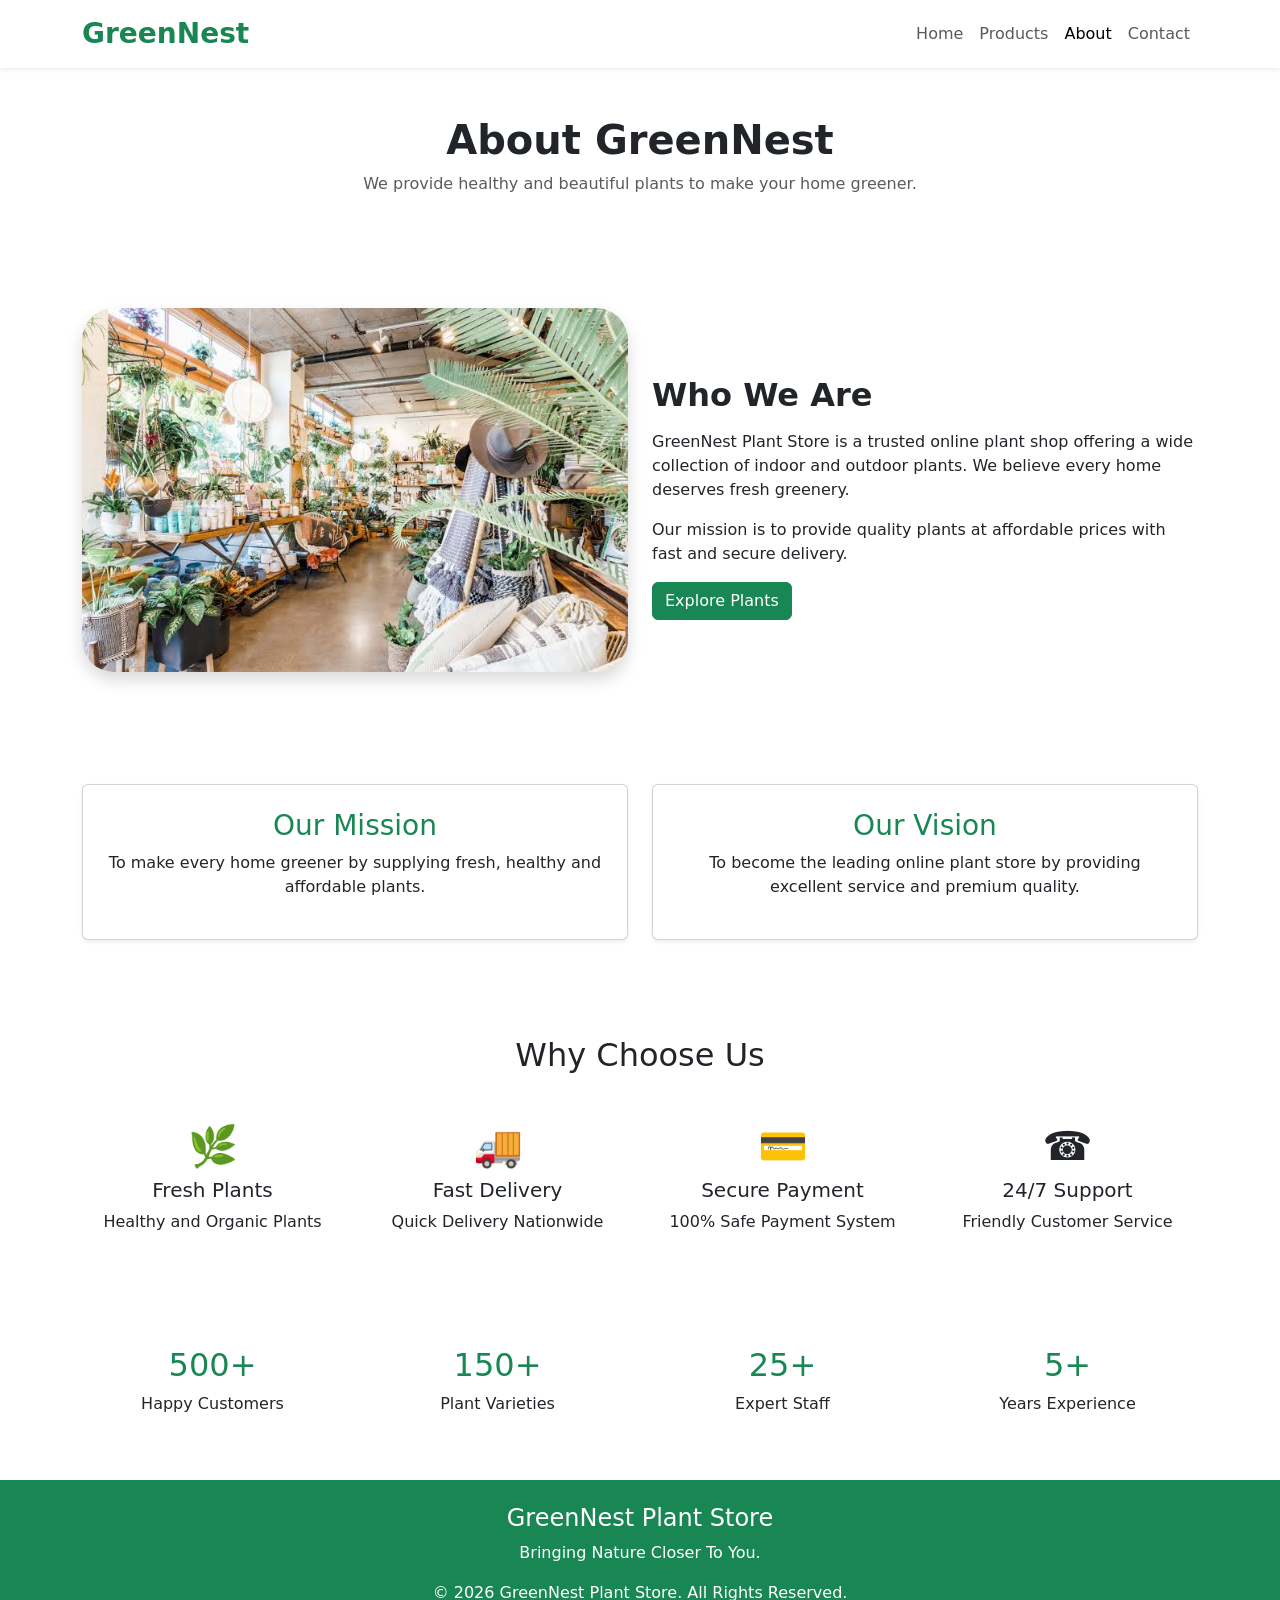
<file: about.html>
<!doctype html>
<html lang="en">
  <head>
    <meta charset="UTF-8" />
    <meta name="viewport" content="width=device-width, initial-scale=1.0" />
    <title>About Us | GreenNest Plant Store</title>
    <link
      href="https://cdn.jsdelivr.net/npm/bootstrap@5.3.3/dist/css/bootstrap.min.css"
      rel="stylesheet"
    />
  </head>
  <body>
    <!-- Navbar -->

    <nav class="navbar navbar-expand-lg bg-white shadow-sm">
      <div class="container">
        <a class="navbar-brand fw-bold text-success fs-3" href="#">
          GreenNest
        </a>
        <button
          class="navbar-toggler"
          type="button"
          data-bs-toggle="collapse"
          data-bs-target="#menu"
        >
          <span class="navbar-toggler-icon"></span>
        </button>

        <div class="collapse navbar-collapse" id="menu">
          <ul class="navbar-nav ms-auto">
            <li class="nav-item">
              <a class="nav-link" href="index.html">Home</a>
            </li>
            <li class="nav-item">
              <a class="nav-link" href="products.html">Products</a>
            </li>
            <li class="nav-item">
              <a class="nav-link active" href="about.html">About</a>
            </li>
            <li class="nav-item">
              <a class="nav-link" href="contact.html">Contact</a>
            </li>
          </ul>
        </div>
      </div>
    </nav>

    <!-- Page Heading -->

    <section class="container text-center py-5">
      <h1 class="fw-bold">About GreenNest</h1>
      <p class="text-muted">
        We provide healthy and beautiful plants to make your home greener.
      </p>
    </section>

    <!-- About Section -->

    <section class="container py-5">
      <div class="row align-items-center">
        <div class="col-lg-6">
          <img
            src="./src/plant-store.jpg"
            class="img-fluid rounded-5 shadow mb-3"
            alt="About"
          />
        </div>

        <div class="col-lg-6">
          <h2 class="fw-bold mb-3">Who We Are</h2>
          <p>
            GreenNest Plant Store is a trusted online plant shop offering a wide
            collection of indoor and outdoor plants. We believe every home
            deserves fresh greenery.
          </p>
          <p>
            Our mission is to provide quality plants at affordable prices with
            fast and secure delivery.
          </p>
          <a href="products.html" class="btn btn-success"> Explore Plants </a>
        </div>
      </div>
    </section>

    <!-- Mission & Vision -->

    <section class="container py-5">
      <div class="row text-center">
        <div class="col-md-6">
          <div class="card p-4 shadow-sm h-100">
            <h3 class="text-success">Our Mission</h3>
            <p>
              To make every home greener by supplying fresh, healthy and
              affordable plants.
            </p>
          </div>
        </div>
        <div class="col-md-6">
          <div class="card p-4 shadow-sm h-100">
            <h3 class="text-success">Our Vision</h3>
            <p>
              To become the leading online plant store by providing excellent
              service and premium quality.
            </p>
          </div>
        </div>
      </div>
    </section>

    <!-- Why Choose Us -->

    <section class="container py-5">
      <h2 class="text-center mb-5">Why Choose Us</h2>
      <div class="row text-center">
        <div class="col-md-3">
          <div class="feature-box">
            <h1>🌿</h1>
            <h5>Fresh Plants</h5>
            <p>Healthy and Organic Plants</p>
          </div>
        </div>
        <div class="col-md-3">
          <div class="feature-box">
            <h1>🚚</h1>
            <h5>Fast Delivery</h5>
            <p>Quick Delivery Nationwide</p>
          </div>
        </div>
        <div class="col-md-3">
          <div class="feature-box">
            <h1>💳</h1>
            <h5>Secure Payment</h5>
            <p>100% Safe Payment System</p>
          </div>
        </div>
        <div class="col-md-3">
          <div class="feature-box">
            <h1>☎</h1>
            <h5>24/7 Support</h5>
            <p>Friendly Customer Service</p>
          </div>
        </div>
      </div>
    </section>

    <!-- Statistics -->

    <section class="container py-5">
      <div class="row text-center">
        <div class="col-md-3">
          <h2 class="text-success">500+</h2>
          <p>Happy Customers</p>
        </div>
        <div class="col-md-3">
          <h2 class="text-success">150+</h2>
          <p>Plant Varieties</p>
        </div>
        <div class="col-md-3">
          <h2 class="text-success">25+</h2>
          <p>Expert Staff</p>
        </div>
        <div class="col-md-3">
          <h2 class="text-success">5+</h2>
          <p>Years Experience</p>
        </div>
      </div>
    </section>

    <!-- Footer -->

    <footer class="bg-success text-white py-4">
      <div class="container text-center">
        <h4>GreenNest Plant Store</h4>
        <p>Bringing Nature Closer To You.</p>
        <p>© 2026 GreenNest Plant Store. All Rights Reserved.</p>
      </div>
    </footer>
    <script
      src="https://cdn.jsdelivr.net/npm/bootstrap@5.3.8/dist/js/bootstrap.bundle.min.js"
      integrity="sha384-FKyoEForCGlyvwx9Hj09JcYn3nv7wiPVlz7YYwJrWVcXK/BmnVDxM+D2scQbITxI"
      crossorigin="anonymous"
    ></script>
  </body>
</html>
</file>
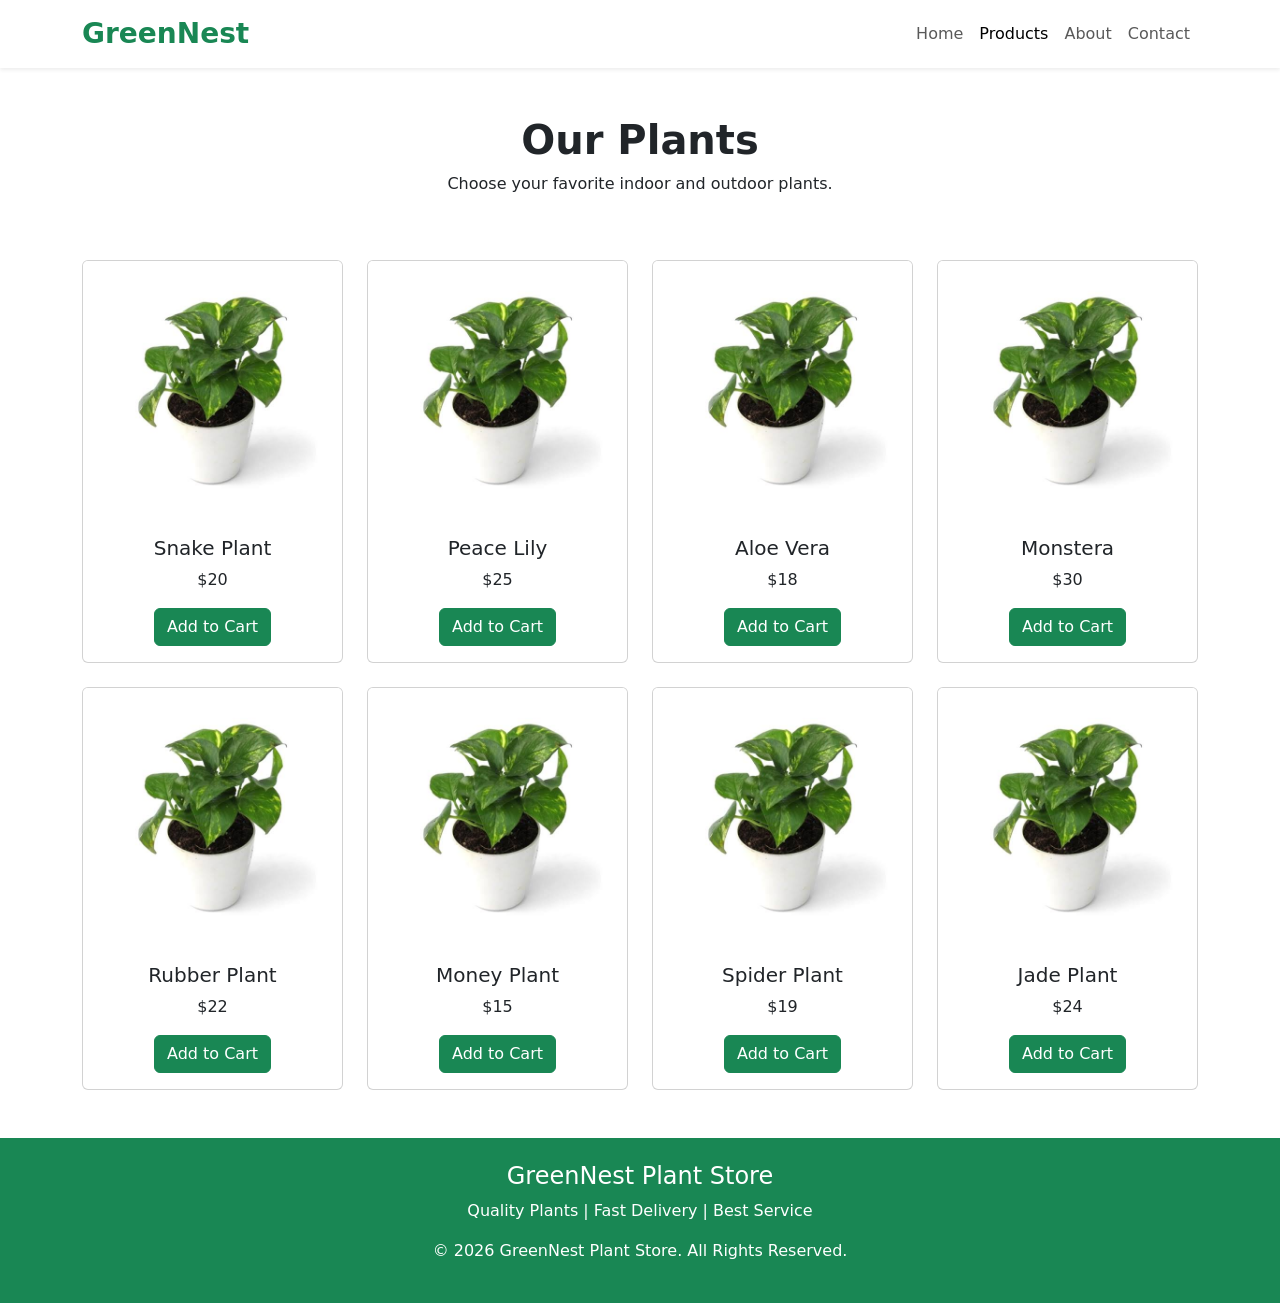
<file: products.html>
<!doctype html>
<html lang="en">
  <head>
    <meta charset="UTF-8" />
    <meta name="viewport" content="width=device-width, initial-scale=1.0" />
    <title>Products | GreenNest Plant Store</title>
    <link
      href="https://cdn.jsdelivr.net/npm/bootstrap@5.3.3/dist/css/bootstrap.min.css"
      rel="stylesheet"
    />
  </head>
  <body>
    <!-- Navbar -->

    <nav class="navbar navbar-expand-lg bg-white shadow-sm">
      <div class="container">
        <a class="navbar-brand fw-bold text-success fs-3" href="#">
          GreenNest
        </a>
        <button
          class="navbar-toggler"
          type="button"
          data-bs-toggle="collapse"
          data-bs-target="#menu"
        >
          <span class="navbar-toggler-icon"></span>
        </button>

        <div class="collapse navbar-collapse" id="menu">
          <ul class="navbar-nav ms-auto">
            <li class="nav-item">
              <a class="nav-link" href="index.html">Home</a>
            </li>
            <li class="nav-item">
              <a class="nav-link active" href="products.html">Products</a>
            </li>
            <li class="nav-item">
              <a class="nav-link" href="about.html">About</a>
            </li>
            <li class="nav-item">
              <a class="nav-link" href="contact.html">Contact</a>
            </li>
          </ul>
        </div>
      </div>
    </nav>

    <!-- Page Heading -->

    <section class="container py-5 text-center">
      <h1 class="fw-bold">Our Plants</h1>
      <p>Choose your favorite indoor and outdoor plants.</p>
    </section>

    <!-- Products -->

    <section class="container pb-5">
      <div class="row g-4">
        <!-- Product 1 -->
        <div class="col-lg-3 col-md-6">
          <div class="card plant-card h-100">
            <img src="./src/plant.jpg" class="card-img-top" />
            <div class="card-body text-center">
              <h5>Snake Plant</h5>
              <p>$20</p>
              <button class="btn btn-success">Add to Cart</button>
            </div>
          </div>
        </div>

        <!-- Product 2 -->
        <div class="col-lg-3 col-md-6">
          <div class="card plant-card h-100">
            <img src="./src/plant.jpg" class="card-img-top" />
            <div class="card-body text-center">
              <h5>Peace Lily</h5>
              <p>$25</p>
              <button class="btn btn-success">Add to Cart</button>
            </div>
          </div>
        </div>

        <!-- Product 3 -->
        <div class="col-lg-3 col-md-6">
          <div class="card plant-card h-100">
            <img src="./src/plant.jpg" class="card-img-top" />
            <div class="card-body text-center">
              <h5>Aloe Vera</h5>
              <p>$18</p>
              <button class="btn btn-success">Add to Cart</button>
            </div>
          </div>
        </div>

        <!-- Product 4 -->
        <div class="col-lg-3 col-md-6">
          <div class="card plant-card h-100">
            <img src="./src/plant.jpg" class="card-img-top" />
            <div class="card-body text-center">
              <h5>Monstera</h5>
              <p>$30</p>
              <button class="btn btn-success">Add to Cart</button>
            </div>
          </div>
        </div>

        <!-- Product 5 -->
        <div class="col-lg-3 col-md-6">
          <div class="card plant-card h-100">
            <img src="./src/plant.jpg" class="card-img-top" />
            <div class="card-body text-center">
              <h5>Rubber Plant</h5>
              <p>$22</p>
              <button class="btn btn-success">Add to Cart</button>
            </div>
          </div>
        </div>

        <!-- Product 6 -->
        <div class="col-lg-3 col-md-6">
          <div class="card plant-card h-100">
            <img src="./src/plant.jpg" class="card-img-top" />
            <div class="card-body text-center">
              <h5>Money Plant</h5>
              <p>$15</p>
              <button class="btn btn-success">Add to Cart</button>
            </div>
          </div>
        </div>

        <!-- Product 7 -->
        <div class="col-lg-3 col-md-6">
          <div class="card plant-card h-100">
            <img src="./src/plant.jpg" class="card-img-top" />
            <div class="card-body text-center">
              <h5>Spider Plant</h5>
              <p>$19</p>
              <button class="btn btn-success">Add to Cart</button>
            </div>
          </div>
        </div>

        <!-- Product 8 -->
        <div class="col-lg-3 col-md-6">
          <div class="card plant-card h-100">
            <img src="./src/plant.jpg" class="card-img-top" />
            <div class="card-body text-center">
              <h5>Jade Plant</h5>
              <p>$24</p>
              <button class="btn btn-success">Add to Cart</button>
            </div>
          </div>
        </div>
      </div>
    </section>

    <!-- Footer -->

    <footer class="bg-success text-white py-4">
      <div class="container text-center">
        <h4>GreenNest Plant Store</h4>
        <p>Quality Plants | Fast Delivery | Best Service</p>
        <p>© 2026 GreenNest Plant Store. All Rights Reserved.</p>
      </div>
    </footer>
    <script
      src="https://cdn.jsdelivr.net/npm/bootstrap@5.3.8/dist/js/bootstrap.bundle.min.js"
      integrity="sha384-FKyoEForCGlyvwx9Hj09JcYn3nv7wiPVlz7YYwJrWVcXK/BmnVDxM+D2scQbITxI"
      crossorigin="anonymous"
    ></script>
  </body>
</html>
</file>
